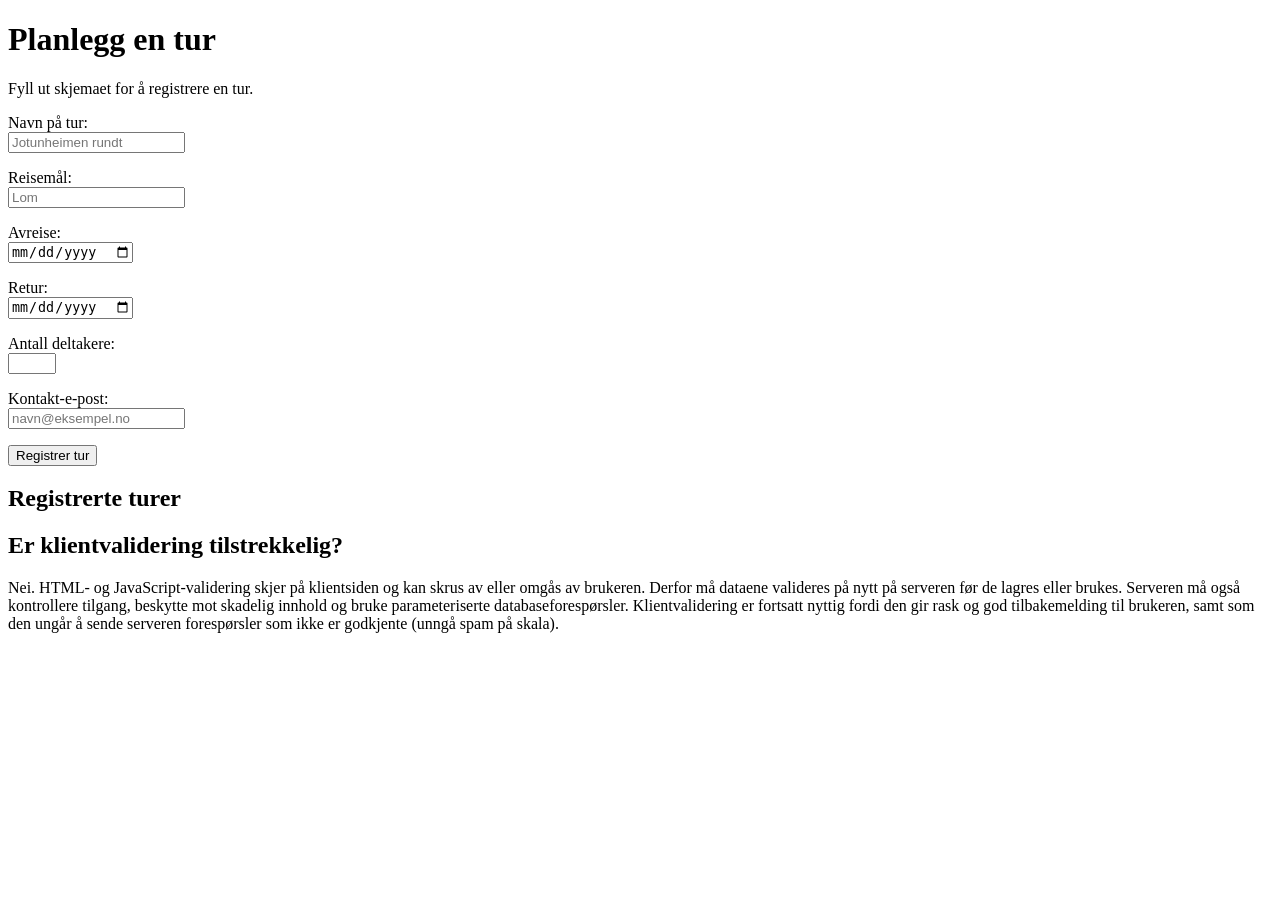
<file: leksjon2/oop4/index.html>
<!DOCTYPE html>
<html lang="no">
<head>
    <meta charset="UTF-8">
    <meta name="viewport" content="width=device-width, initial-scale=1.0">
    <title>Turappen - inndatavalidering</title>
    <script src="js.js" defer></script>
</head>
<body>
    <main>
        <h1>Planlegg en tur</h1>
        <p>Fyll ut skjemaet for å registrere en tur.</p>

        <form id="trip-form">
            <p>
                <label for="trip-name">Navn på tur:</label><br>
                <input id="trip-name" name="tripName" type="text" required minlength="3" maxlength="60"
                    placeholder="Jotunheimen rundt">
            </p>
            <p>
                <label for="destination">Reisemål:</label><br>
                <input id="destination" name="destination" type="text" required minlength="2" maxlength="60"
                    placeholder="Lom">
            </p>
            <p>
                <label for="departure">Avreise:</label><br>
                <input id="departure" name="departure" type="date" required>
            </p>
            <p>
                <label for="return-date">Retur:</label><br>
                <input id="return-date" name="returnDate" type="date" required>
            </p>
            <p>
                <label for="participants">Antall deltakere:</label><br>
                <input id="participants" name="participants" type="number" required min="1" max="50" step="1">
            </p>
            <p>
                <label for="email">Kontakt-e-post:</label><br>
                <input id="email" name="email" type="email" required maxlength="120"
                    placeholder="navn@eksempel.no">
            </p>
            <p>
                <button type="submit">Registrer tur</button>
            </p>
            <p id="message" role="status" aria-live="polite"></p>
        </form>

        <h2>Registrerte turer</h2>
        <ul id="trip-list"></ul>

        <h2>Er klientvalidering tilstrekkelig?</h2>
        <p>
            Nei. HTML- og JavaScript-validering skjer på klientsiden og kan skrus av eller omgås av brukeren.
            Derfor må dataene valideres på nytt på serveren før de lagres eller brukes. Serveren må også kontrollere
            tilgang, beskytte mot skadelig innhold og bruke parameteriserte databaseforespørsler. Klientvalidering er
            fortsatt nyttig fordi den gir rask og god tilbakemelding til brukeren, samt som den ungår å sende serveren
            forespørsler som ikke er godkjente (unngå spam på skala).
        </p>
    </main>
</body>
</html>
</file>
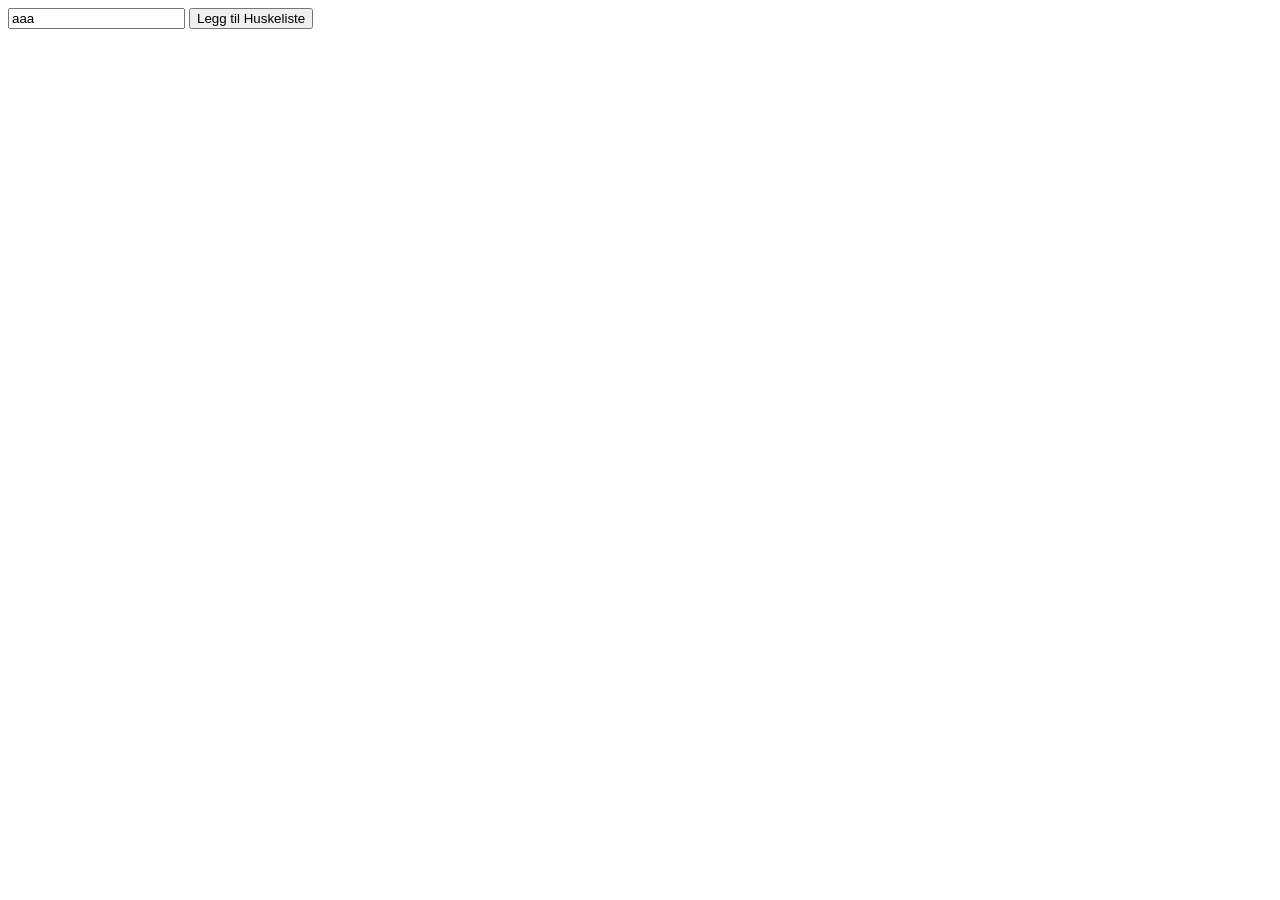
<file: leksjon2/opp1/index.html>
<!DOCTYPE html>
<html lang="en">
<head>
    <meta charset="UTF-8">
    <meta name="viewport" content="width=device-width, initial-scale=1.0">
    <title>Huskeliste</title>
    <script src="js.js" defer></script>
</head>
<body>
    <span>
        <input id="text" type="text" value="aaa" placeholder="eggs x3">
        <button id="button">Legg til Huskeliste</button>
    </span>
    <div id="list"></div>
</body>
</html>
</file>
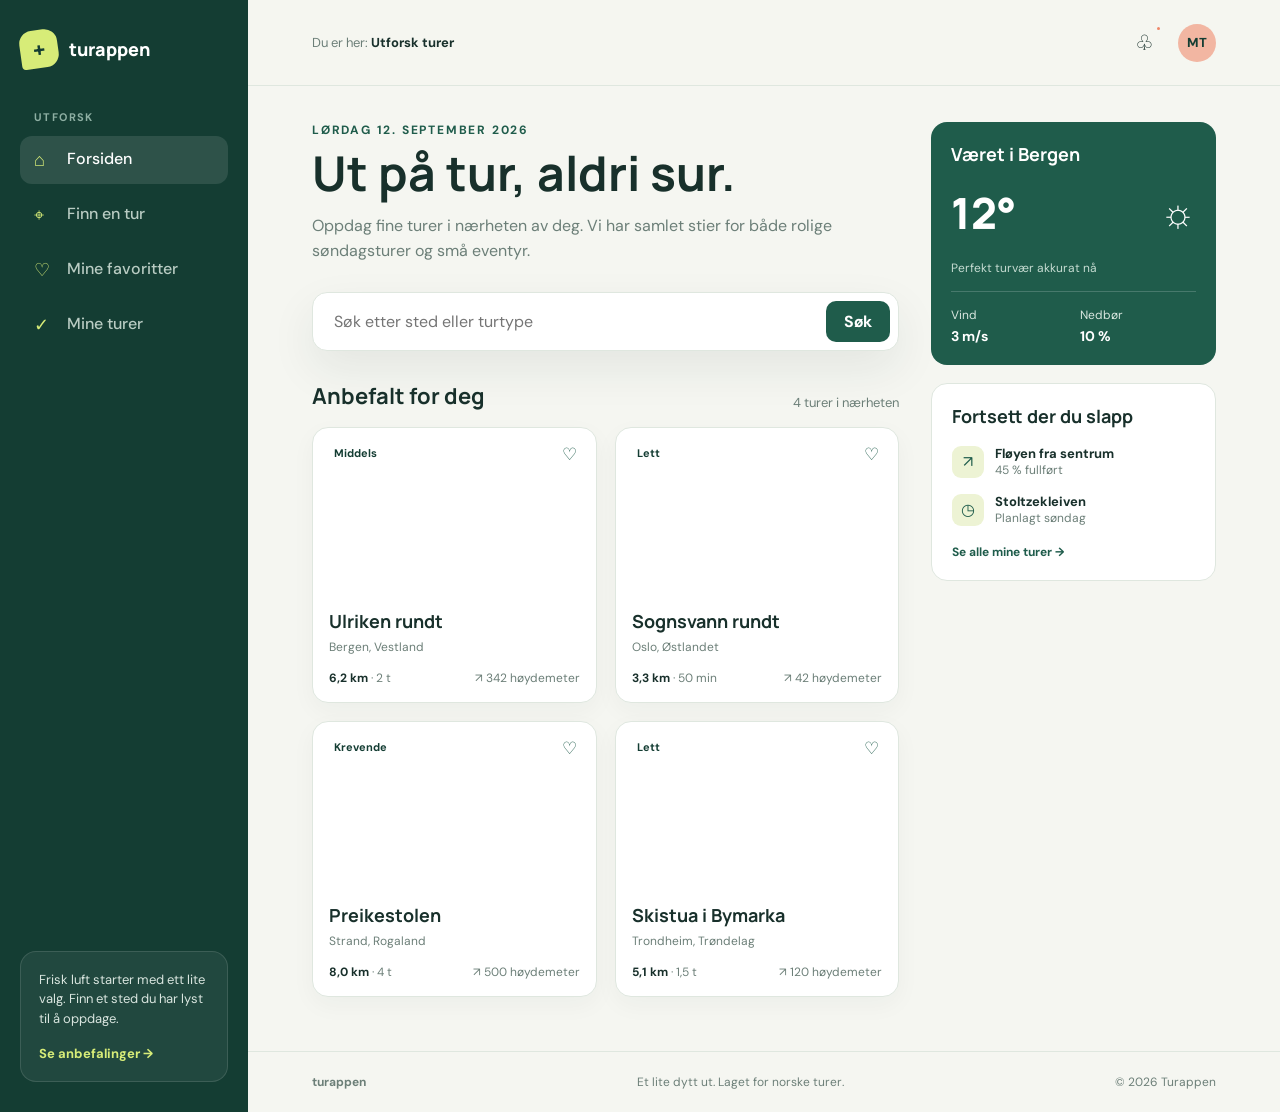
<file: leksjon1/oppgave8.html>
<!doctype html>
<html lang="no">
<head>
  <meta charset="UTF-8">
  <meta name="viewport" content="width=device-width, initial-scale=1.0">
  <meta name="description" content="Turappen hjelper deg å finne neste tur i norsk natur.">
  <title>Turappen | Finn din neste tur</title>
  <link rel="stylesheet" href="style.css">
</head>
<body>
  <div class="app-shell">
    <aside class="sidebar" id="sidebar">
      <a class="brand" href="#top"><span class="brand-mark">+</span><span class="brand-name">turappen</span></a>
      <nav aria-label="Hovedmeny">
        <p class="nav-label">Utforsk</p>
        <div class="nav-list">
          <button class="nav-link active"><span class="nav-icon">⌂</span>Forsiden</button>
          <button class="nav-link"><span class="nav-icon">⌖</span>Finn en tur</button>
          <button class="nav-link"><span class="nav-icon">♡</span>Mine favoritter</button>
          <button class="nav-link"><span class="nav-icon">✓</span>Mine turer</button>
        </div>
      </nav>
      <div class="sidebar-tip"><p>Frisk luft starter med ett lite valg. Finn et sted du har lyst til å oppdage.</p><a class="tip-link" href="#turer">Se anbefalinger →</a></div>
    </aside>

    <header class="topbar" id="top">
      <button class="menu-button" id="menuButton" aria-label="Åpne meny">☰</button>
      <div class="breadcrumb">Du er her: <strong>Utforsk turer</strong></div>
      <div class="top-actions"><button class="icon-button" aria-label="Varsler">♧<span class="notification"></span></button><span class="avatar">MT</span></div>
    </header>

    <main>
      <div class="content-grid">
        <section aria-labelledby="page-title">
          <div class="intro"><p class="eyebrow">Lørdag 12. september 2026</p><h1 id="page-title">Ut på tur, aldri sur.</h1><p class="intro-copy">Oppdag fine turer i nærheten av deg. Vi har samlet stier for både rolige søndagsturer og små eventyr.</p></div>
          <form class="search-panel" id="searchForm" role="search"><input id="searchInput" type="search" placeholder="Søk etter sted eller turtype" aria-label="Søk etter sted eller turtype"><button class="search-button" type="submit">Søk</button></form>
          <div class="section-heading" id="turer"><h2>Anbefalt for deg</h2><span class="result-count" id="resultCount">4 turer i nærheten</span></div>
          <div class="trail-list">
            <article class="trail-card" data-search="ulriken bergen fjell middels 6 km"><div class="trail-image image-one"><span class="difficulty">Middels</span><button class="save" aria-label="Lagre Ulriken rundt">♡</button></div><div class="trail-info"><h3>Ulriken rundt</h3><p class="location">Bergen, Vestland</p><div class="trail-meta"><span><strong>6,2 km</strong> · 2 t</span><span>↗ 342 høydemeter</span></div></div></article>
            <article class="trail-card" data-search="sognsvann oslo skog lett 3 km"><div class="trail-image image-two"><span class="difficulty">Lett</span><button class="save" aria-label="Lagre Sognsvann rundt">♡</button></div><div class="trail-info"><h3>Sognsvann rundt</h3><p class="location">Oslo, Østlandet</p><div class="trail-meta"><span><strong>3,3 km</strong> · 50 min</span><span>↗ 42 høydemeter</span></div></div></article>
            <article class="trail-card" data-search="preikestolen stavanger fjell krevende 8 km"><div class="trail-image image-three"><span class="difficulty">Krevende</span><button class="save" aria-label="Lagre Preikestolen">♡</button></div><div class="trail-info"><h3>Preikestolen</h3><p class="location">Strand, Rogaland</p><div class="trail-meta"><span><strong>8,0 km</strong> · 4 t</span><span>↗ 500 høydemeter</span></div></div></article>
            <article class="trail-card" data-search="bymarka trondheim skog lett 5 km"><div class="trail-image image-four"><span class="difficulty">Lett</span><button class="save" aria-label="Lagre Bymarka">♡</button></div><div class="trail-info"><h3>Skistua i Bymarka</h3><p class="location">Trondheim, Trøndelag</p><div class="trail-meta"><span><strong>5,1 km</strong> · 1,5 t</span><span>↗ 120 høydemeter</span></div></div></article>
          </div>
        </section>

        <aside class="right-column" aria-label="Nyttig informasjon">
          <section class="side-card weather-card"><h2>Været i Bergen</h2><div class="weather-main"><span class="temperature">12°</span><span class="weather-icon">☼</span></div><p>Perfekt turvær akkurat nå</p><div class="weather-details"><div>Vind<strong>3 m/s</strong></div><div>Nedbør<strong>10 %</strong></div></div></section>
          <section class="side-card"><h2>Fortsett der du slapp</h2><div class="quick-list"><div class="quick-item"><span class="quick-icon">↗</span><p><strong>Fløyen fra sentrum</strong>45 % fullført</p></div><div class="quick-item"><span class="quick-icon">◷</span><p><strong>Stoltzekleiven</strong>Planlagt søndag</p></div></div><a class="view-all" href="#turer">Se alle mine turer →</a></section>
        </aside>
      </div>
    </main>

    <footer><div class="footer-inner"><strong>turappen</strong><span>Et lite dytt ut. Laget for norske turer.</span><span>© 2026 Turappen</span></div></footer>
  </div>
  <script src="script.js"></script>
</body>
</html>
</file>
<file: leksjon1/style.css>
@import url('https://fonts.googleapis.com/css2?family=DM+Sans:wght@400;500;700&family=Manrope:wght@700;800&display=swap');

:root {
  --ink: #18302b;
  --muted: #6c7f78;
  --paper: #f5f6f1;
  --surface: #fff;
  --line: #dfe7df;
  --green: #1f5c4b;
  --dark: #143d33;
  --lime: #d7ec78;
  --coral: #ef8869;
  --shadow: 0 18px 45px #1b372d14;
}

* { box-sizing: border-box; }
body { margin: 0; background: var(--paper); color: var(--ink); font-family: 'DM Sans', sans-serif; }
button, input { font: inherit; }
button { cursor: pointer; }
.brand-name, h1, h2, h3 { font-family: Manrope, sans-serif; }

.app-shell { min-height: 100vh; display: grid; grid-template-columns: 248px minmax(0, 1fr); grid-template-rows: auto 1fr auto; grid-template-areas: 'sidebar header' 'sidebar main' 'sidebar footer'; }
.sidebar { grid-area: sidebar; padding: 30px 20px; background: var(--dark); color: #fff; display: flex; flex-direction: column; gap: 42px; }
.brand { display: flex; align-items: center; gap: 11px; color: #fff; text-decoration: none; }
.brand-mark { width: 38px; height: 38px; border-radius: 13px 13px 13px 4px; background: var(--lime); color: var(--dark); display: grid; place-items: center; font-size: 21px; font-weight: 800; transform: rotate(-8deg); }
.brand-name { font-size: 18px; font-weight: 800; }
.nav-label { margin: 0 14px 12px; color: #8eafa3; font-size: 11px; font-weight: 700; letter-spacing: 1.4px; text-transform: uppercase; }
.nav-list { display: grid; gap: 7px; }
.nav-link { border: 0; border-radius: 12px; background: transparent; color: #b9ccc3; width: 100%; padding: 12px 14px; display: flex; gap: 12px; text-align: left; font-weight: 500; }
.nav-link:hover, .nav-link.active { background: #ffffff1c; color: #fff; }
.nav-icon { width: 21px; color: var(--lime); font-size: 18px; }
.sidebar-tip { margin-top: auto; padding: 18px; border: 1px solid #ffffff1f; border-radius: 16px; background: #ffffff0f; }
.sidebar-tip p { margin: 0 0 14px; color: #d9e5df; font-size: 13px; line-height: 1.5; }
.tip-link { color: var(--lime); font-size: 13px; font-weight: 700; text-decoration: none; }

.topbar { grid-area: header; min-height: 86px; padding: 20px 5vw; border-bottom: 1px solid var(--line); background: #f5f6f1e0; display: flex; align-items: center; justify-content: space-between; }
.breadcrumb, .result-count, .location, .trail-meta { color: var(--muted); font-size: 13px; }
.breadcrumb strong, .trail-meta strong { color: var(--ink); }
.top-actions { display: flex; align-items: center; gap: 18px; }
.icon-button, .menu-button { border: 0; background: transparent; color: var(--ink); }
.icon-button { font-size: 21px; position: relative; }
.notification { position: absolute; top: -3px; right: -2px; width: 7px; height: 7px; border-radius: 50%; background: var(--coral); border: 2px solid var(--paper); }
.avatar { width: 38px; height: 38px; border-radius: 50%; display: grid; place-items: center; background: #f2b6a2; color: var(--dark); font-weight: 800; font-size: 13px; }
.menu-button { display: none; font-size: 24px; }

main { grid-area: main; padding: 36px 5vw 54px; min-width: 0; }
.content-grid { max-width: 1180px; margin: auto; display: grid; grid-template-columns: minmax(0, 1fr) 285px; gap: 32px; }
.intro { margin-bottom: 28px; }
.eyebrow { margin: 0 0 9px; color: var(--green); font-size: 12px; font-weight: 700; letter-spacing: 1.8px; text-transform: uppercase; }
h1 { max-width: 620px; margin: 0; font-size: clamp(30px, 4vw, 48px); line-height: 1.08; }
.intro-copy { max-width: 570px; margin: 14px 0 0; color: var(--muted); line-height: 1.6; }
.search-panel { padding: 8px; margin-bottom: 30px; display: flex; gap: 8px; border: 1px solid var(--line); border-radius: 15px; background: var(--surface); box-shadow: var(--shadow); }
.search-panel input { min-width: 0; flex: 1; border: 0; outline: 0; padding: 10px 13px; color: var(--ink); }
.search-button { border: 0; border-radius: 10px; padding: 0 18px; background: var(--green); color: #fff; font-weight: 700; }
.section-heading { display: flex; align-items: end; justify-content: space-between; gap: 20px; margin-bottom: 16px; }
h2 { margin: 0; font-size: 22px; }
.trail-list { display: grid; grid-template-columns: repeat(2, minmax(0, 1fr)); gap: 18px; }
.trail-card { overflow: hidden; border: 1px solid var(--line); border-radius: 16px; background: var(--surface); box-shadow: 0 8px 24px #1b372d0a; transition: transform .2s ease; }
.trail-card:hover { transform: translateY(-3px); }
.trail-image { height: 165px; background-position: center; background-size: cover; position: relative; }
.image-one { background-image: url('https://images.unsplash.com/photo-1500534623283-312aade485b7?auto=format&fit=crop&w=900&q=80'); }
.image-two { background-image: url('https://images.unsplash.com/photo-1464278533981-50106e6176b1?auto=format&fit=crop&w=900&q=80'); }
.image-three { background-image: url('https://images.unsplash.com/photo-1501785888041-af3ef285b470?auto=format&fit=crop&w=900&q=80'); }
.image-four { background-image: url('https://images.unsplash.com/photo-1441974231531-c6227db76b6e?auto=format&fit=crop&w=900&q=80'); }
.difficulty { position: absolute; top: 12px; left: 12px; padding: 6px 9px; border-radius: 7px; background: #fffffff0; color: var(--dark); font-size: 11px; font-weight: 700; }
.save { position: absolute; top: 10px; right: 11px; width: 31px; height: 31px; border: 0; border-radius: 50%; background: #ffffffe8; color: var(--green); font-size: 17px; }
.save.saved { background: var(--lime); }
.trail-info { padding: 16px; }
.trail-info h3 { margin: 0 0 6px; font-size: 18px; }
.location { margin: 0 0 15px; font-size: 12px; }
.trail-meta { display: flex; justify-content: space-between; font-size: 12px; }
.right-column { display: grid; align-content: start; gap: 18px; }
.side-card { border: 1px solid var(--line); border-radius: 16px; padding: 20px; background: var(--surface); }
.side-card h2 { margin-bottom: 17px; font-size: 18px; }
.weather-card { background: var(--green); color: #fff; border: 0; }
.weather-card h2 { color: #fff; }
.weather-main { display: flex; align-items: center; justify-content: space-between; margin: 12px 0 18px; }
.temperature { font-family: Manrope, sans-serif; font-size: 43px; font-weight: 800; }
.weather-icon { font-size: 39px; }
.weather-card p { margin: 0; color: #c6dcd2; font-size: 12px; }
.weather-details { display: grid; grid-template-columns: 1fr 1fr; gap: 12px; padding-top: 15px; margin-top: 15px; border-top: 1px solid #ffffff2e; color: #d8e6df; font-size: 12px; }
.weather-details strong { display: block; margin-top: 4px; color: #fff; font-size: 14px; }
.quick-list { display: grid; gap: 15px; }
.quick-item { display: flex; align-items: center; gap: 11px; }
.quick-icon { width: 32px; height: 32px; border-radius: 9px; display: grid; place-items: center; background: #edf3d4; color: var(--green); }
.quick-item p { margin: 0; color: var(--muted); font-size: 12px; }
.quick-item strong { display: block; color: var(--ink); font-size: 13px; }
.view-all { display: block; margin-top: 18px; color: var(--green); font-size: 12px; font-weight: 700; text-decoration: none; }
footer { grid-area: footer; padding: 22px 5vw; border-top: 1px solid var(--line); color: var(--muted); font-size: 12px; }
.footer-inner { max-width: 1180px; margin: auto; display: flex; justify-content: space-between; gap: 20px; }

@media (max-width: 1000px) { .app-shell { grid-template-columns: 210px minmax(0, 1fr); } .content-grid { grid-template-columns: 1fr; } .right-column { grid-template-columns: repeat(2, minmax(0, 1fr)); } }
@media (max-width: 700px) { .app-shell { display: block; } .sidebar { position: fixed; z-index: 10; inset: 0 auto 0 0; width: 248px; transform: translateX(-100%); transition: transform .2s ease; } .sidebar.open { transform: translateX(0); } .topbar { padding: 16px 20px; min-height: 70px; } .menu-button { display: block; } .breadcrumb { display: none; } main { padding: 30px 20px 42px; } .trail-list, .right-column { grid-template-columns: 1fr; } .trail-image { height: 190px; } footer { padding: 18px 20px; } .footer-inner { display: block; } .footer-inner span { display: block; margin-top: 6px; } }
</file>
